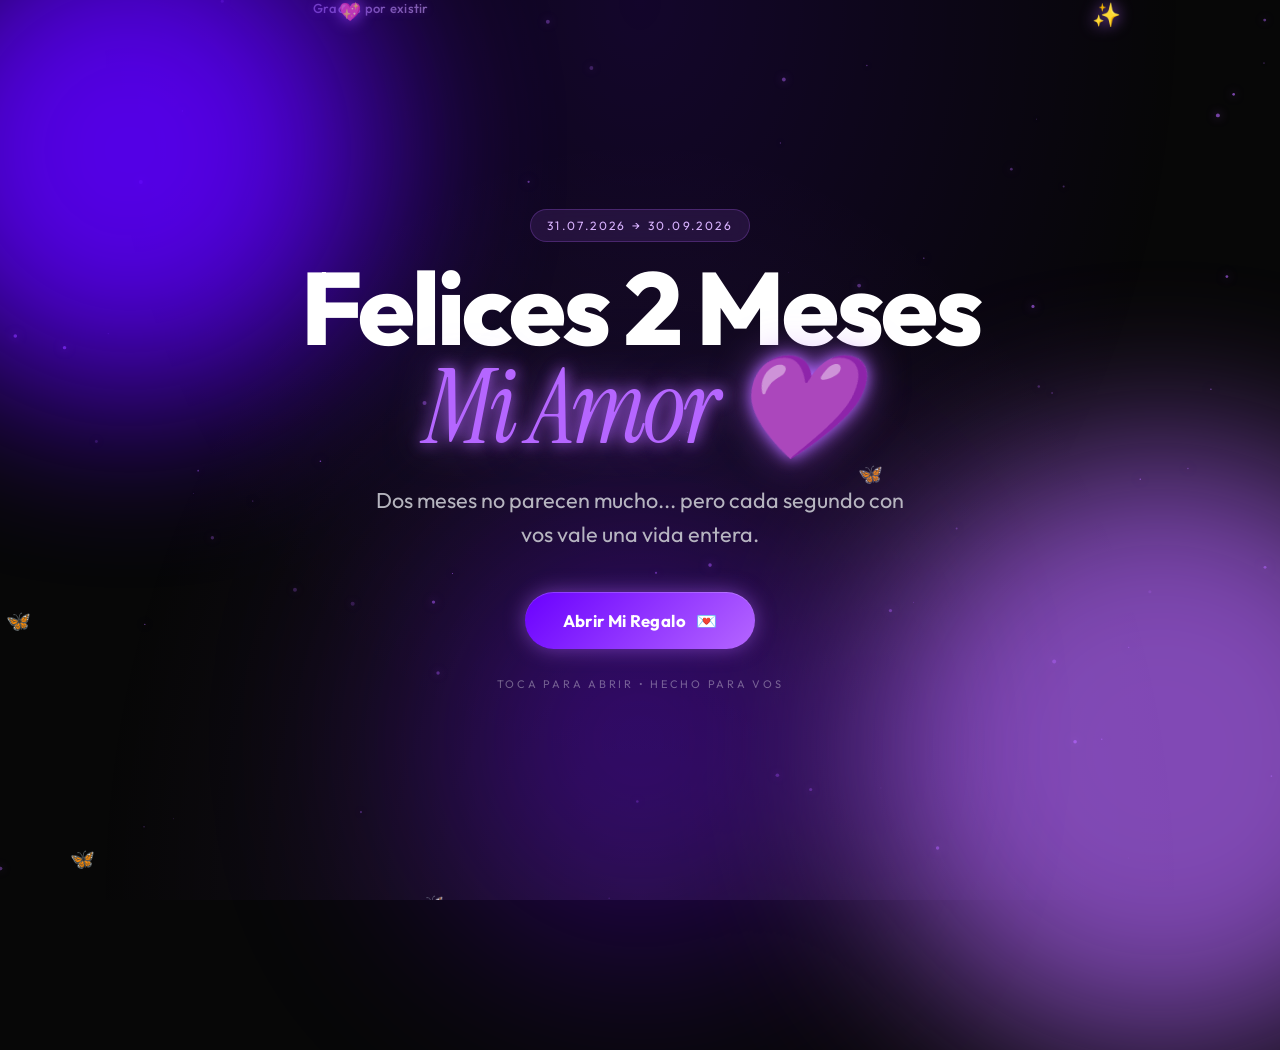
<file: index.html>
<!DOCTYPE html>
<html lang="es">
<head>
<meta charset="UTF-8">
<meta name="viewport" content="width=device-width, initial-scale=1.0">
<link rel="icon" type="image/jpeg" href="nosotros.jpg">
<link rel="apple-touch-icon" href="nosotros.jpg">
<meta property="og:image" content="nosotros.jpg">
<title>Felices 2 Meses 💜</title>
<link rel="stylesheet" href="style.css">
<link href="https://fonts.googleapis.com/css2?family=Outfit:wght@400;700;800&family=Instrument+Serif:ital@0;1&display=swap" rel="stylesheet">
</head>
<body>
<canvas id="particles"></canvas>
<div class="particles"></div>
<div id="floatingQuotes"></div>
<div id="floatingHearts"></div>
<div id="floatingRoses"></div>
<div id="butterflies"></div>

<section class="hero">
    <div class="glow glow1"></div>
    <div class="glow glow2"></div>
    <div class="glow glow3"></div>
    
    <div class="content">
        <div class="badge">31.07.2026 → 30.09.2026</div>
        <h1>
            Felices 2 Meses
            <span>Mi Amor 💜</span>
        </h1>
        <p>
            Dos meses no parecen mucho...
            pero cada segundo con vos vale una vida entera.
        </p>
        <button id="openLetter">
            <span>Abrir Mi Regalo</span> 💌
        </button>
        <div class="hint-scroll">toca para abrir • hecho para vos</div>
    </div>
</section>
<script src="script.js"></script>
</body>
</html>
</file>
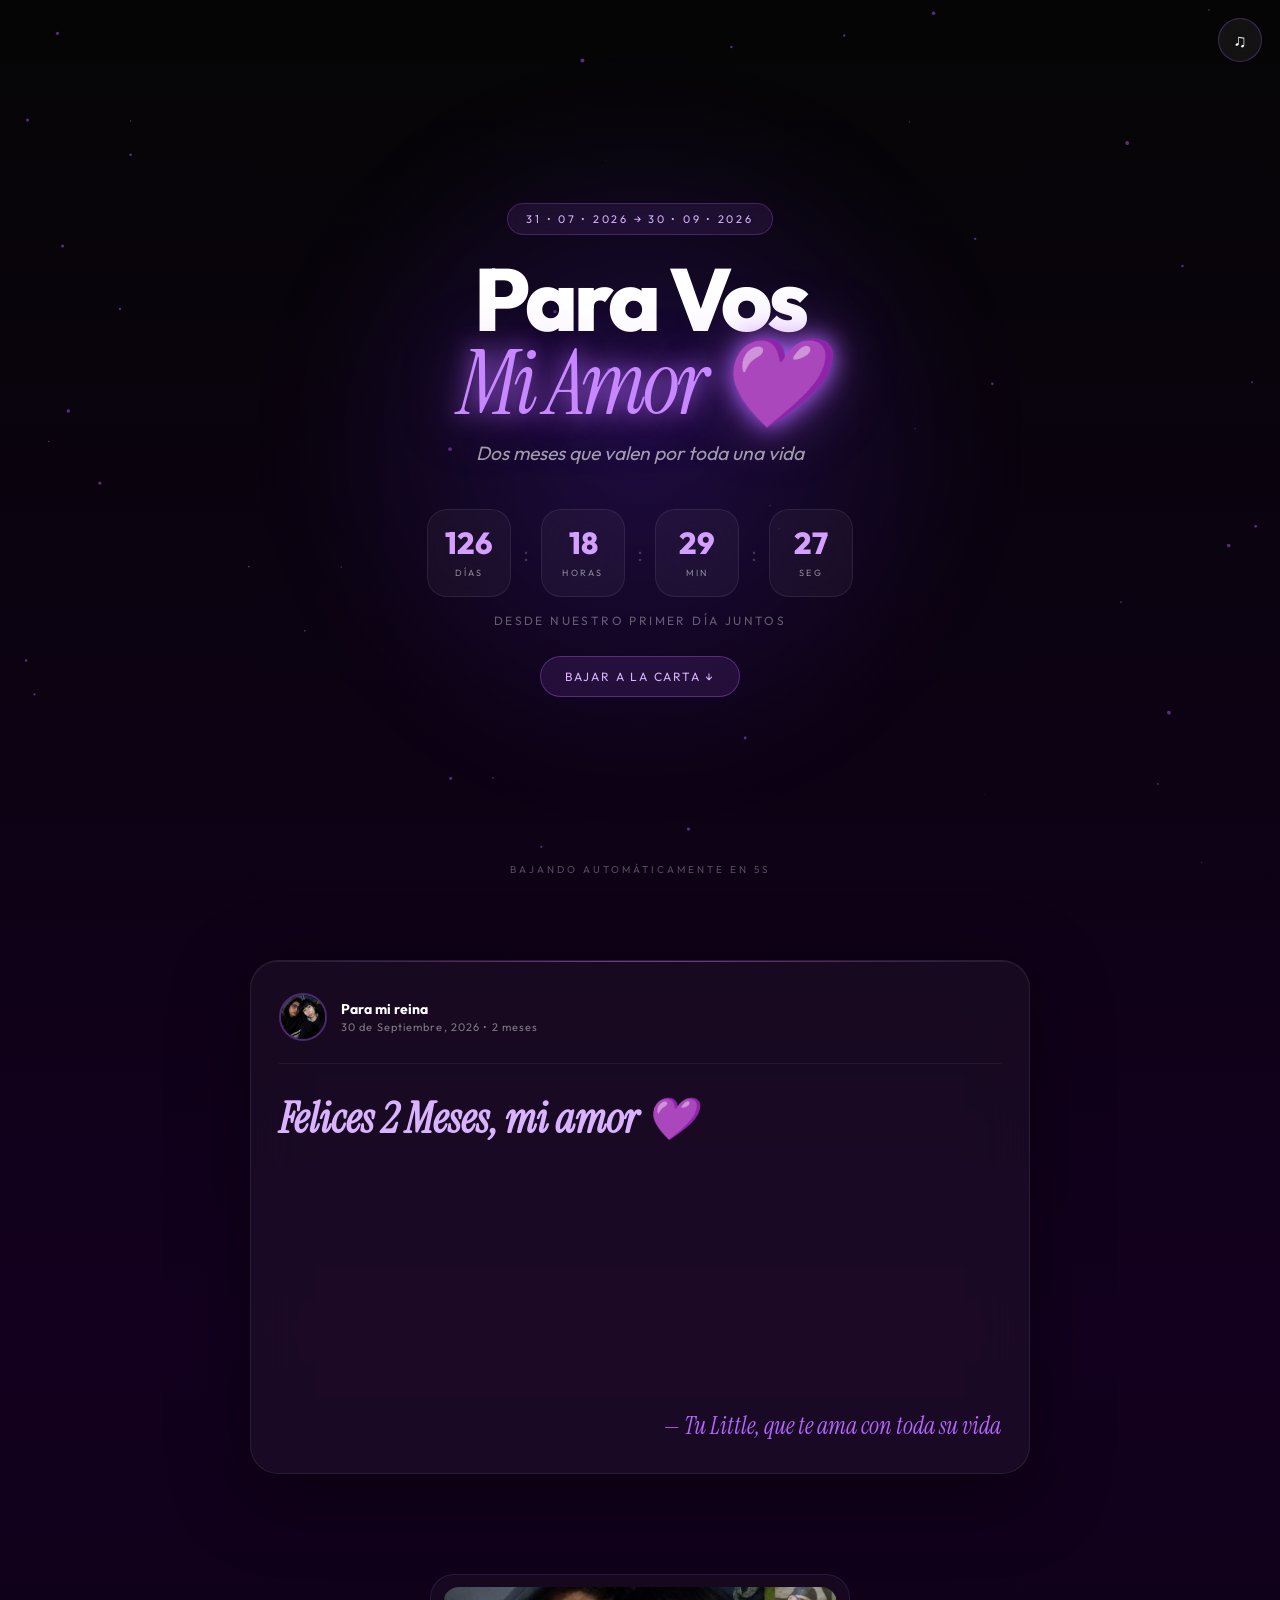
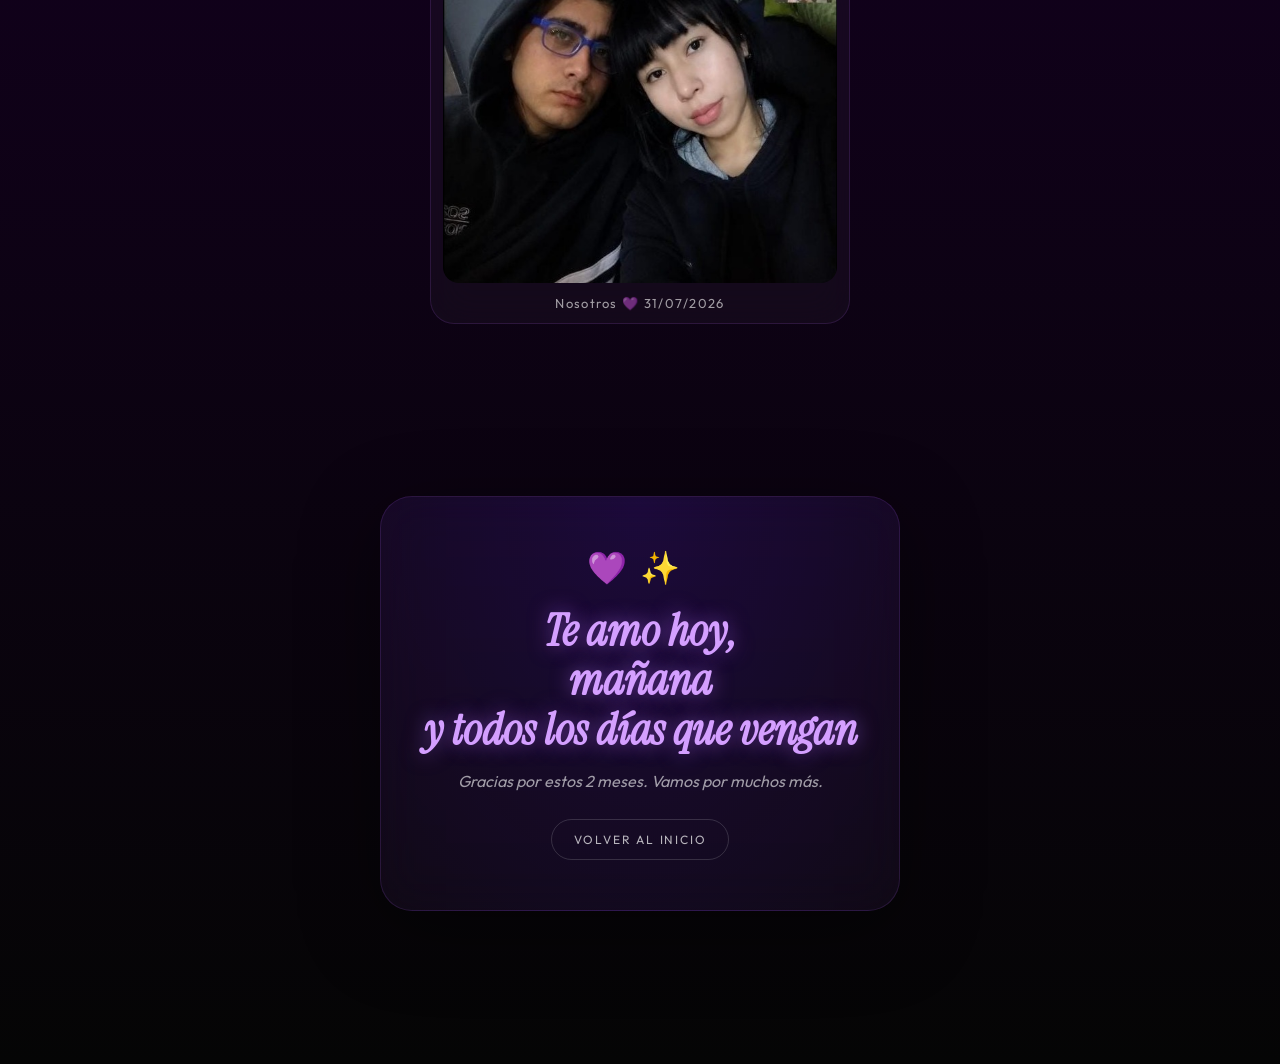
<file: carta.html>
<!DOCTYPE html>
<html lang="es">
<head>
<meta charset="UTF-8">
<meta name="viewport" content="width=device-width, initial-scale=1.0">
<link rel="icon" type="image/jpeg" href="nosotros.jpg">
<link rel="apple-touch-icon" href="nosotros.jpg">
<meta property="og:image" content="nosotros.jpg">
<title>Nuestra Historia 💜</title>
<link rel="stylesheet" href="carta.css">
<link href="https://fonts.googleapis.com/css2?family=Outfit:wght@400;600;800&family=Instrument+Serif:ital@0;1&display=swap" rel="stylesheet">
</head>
<body>
<audio id="music" loop playsinline preload="auto"><source src="cancion.mp3" type="audio/mpeg"><source src="audio/athousandyears.mp3" type="audio/mpeg"></audio>
<button id="musicBtn" class="music-btn" title="Música">♫</button>

<div id="petals"></div>
<canvas id="particles"></canvas>

<section class="hero" id="hero">
    <div class="hero-glow"></div>
    <div class="hero-content" id="heroContent">
        <div class="badge">31 • 07 • 2026 → 30 • 09 • 2026</div>
        <h1>Para Vos<br><span>Mi Amor 💜</span></h1>
        <p class="hero-sub">Dos meses que valen por toda una vida</p>
        
        <div class="contador" id="contador">
            <div class="c-item"><span id="dias">0</span><small>DÍAS</small></div>
            <div class="c-sep">:</div>
            <div class="c-item"><span id="horas">0</span><small>HORAS</small></div>
            <div class="c-sep">:</div>
            <div class="c-item"><span id="minutos">0</span><small>MIN</small></div>
            <div class="c-sep">:</div>
            <div class="c-item"><span id="segundos">0</span><small>SEG</small></div>
        </div>
        <p class="contador-label">Desde nuestro primer día juntos</p>
        <button id="bajarBtn" class="bajar-btn">Bajar a la carta ↓</button>
    </div>
    <div class="scroll-ind" id="scrollInd">bajando automáticamente en 5s</div>
</section>

<section class="letter" id="letterSection">
    <div class="letter-card">
        <div class="letter-header">
            <img src="nosotros.jpg" alt="nosotros" class="letter-avatar">
            <div><strong>Para mi reina</strong><span>30 de Septiembre, 2026 • 2 meses</span></div>
        </div>
        <h2>Felices 2 Meses, mi amor 💜</h2>
        <div id="typing"></div>
        <div class="sign">— Tu Little, que te ama con toda su vida</div>
    </div>
</section>

<section class="single-photo">
    <div class="single-photo-card">
        <img src="nosotros.jpg" alt="Nosotros">
        <p>Nosotros 💜 31/07/2026</p>
    </div>
</section>

<section class="final">
    <div class="final-card">
        <div class="final-hearts">💜✨</div>
        <h2>Te amo hoy,<br>mañana<br>y todos los días que vengan</h2>
        <p>Gracias por estos 2 meses. Vamos por muchos más.</p>
        <a href="index.html" class="btn-ghost">Volver al inicio</a>
    </div>
</section>

<script src="carta.js"></script>
</body>
</html>
</file>
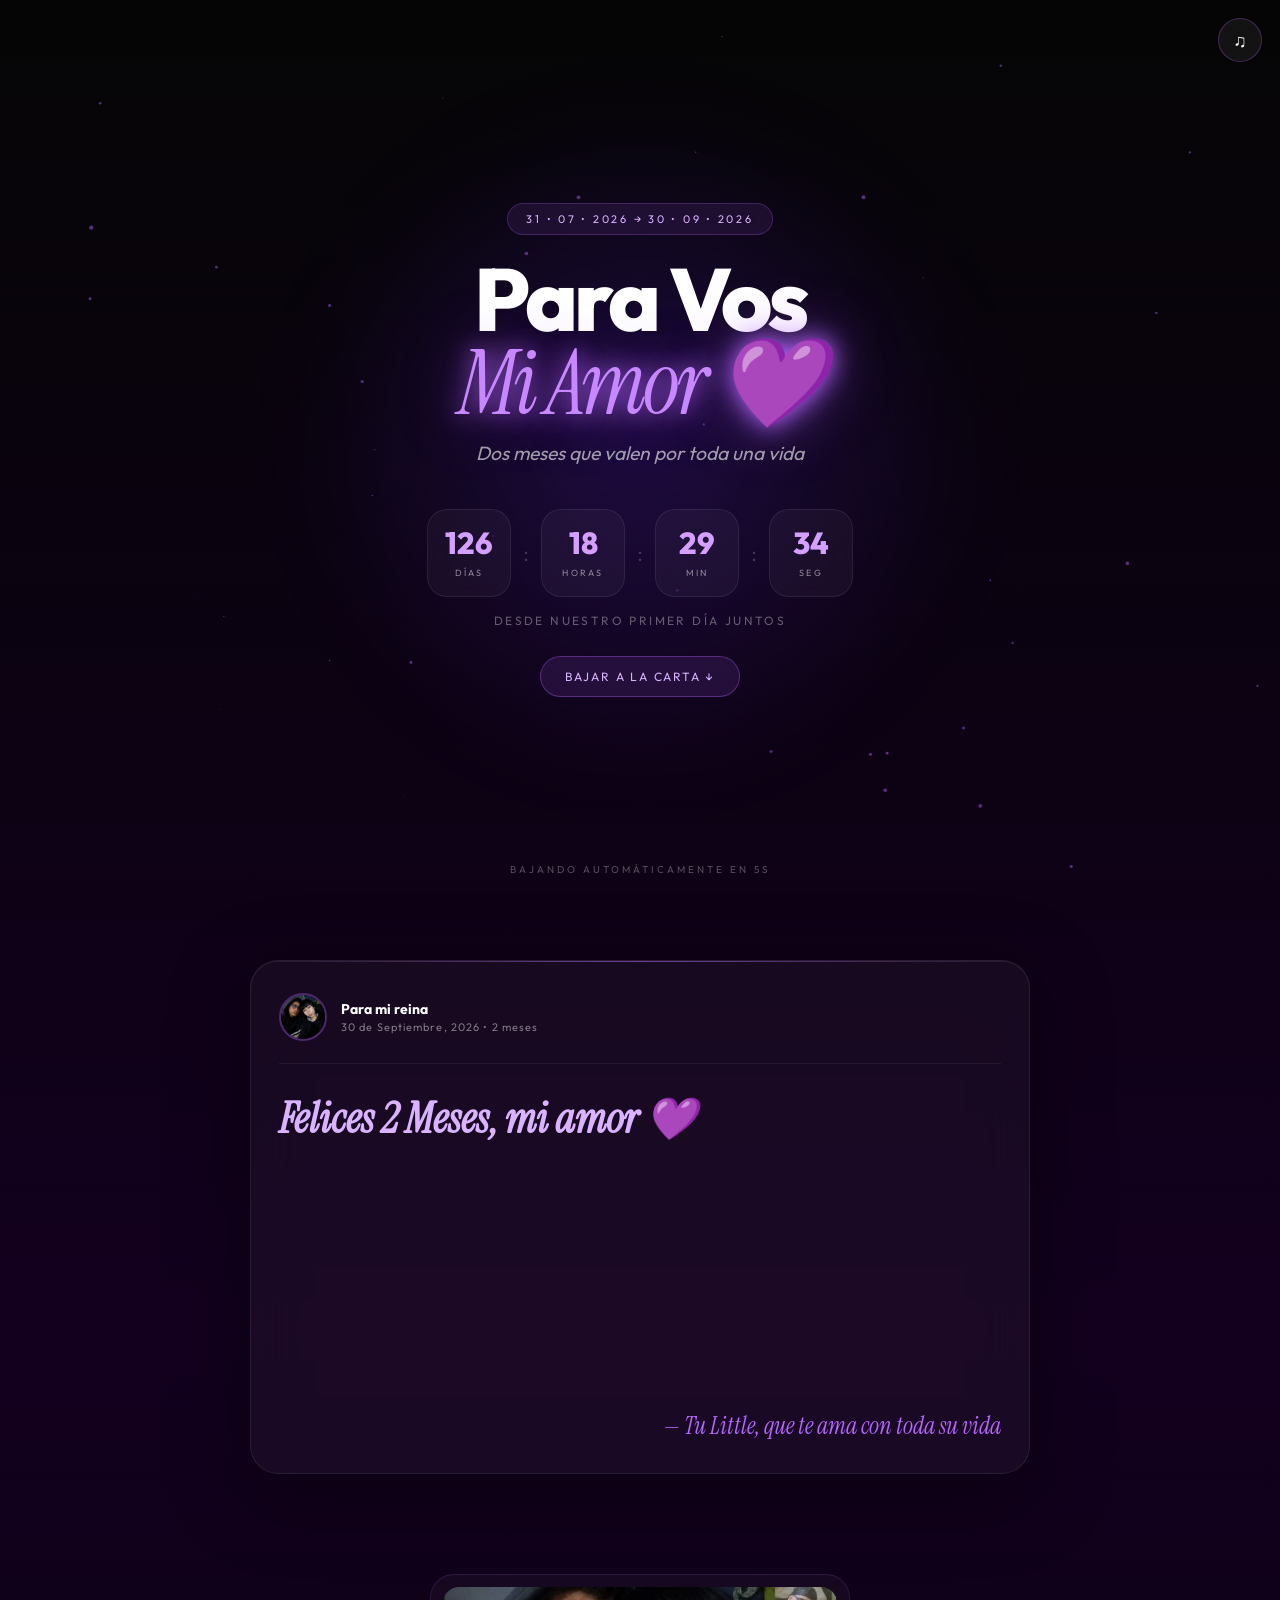
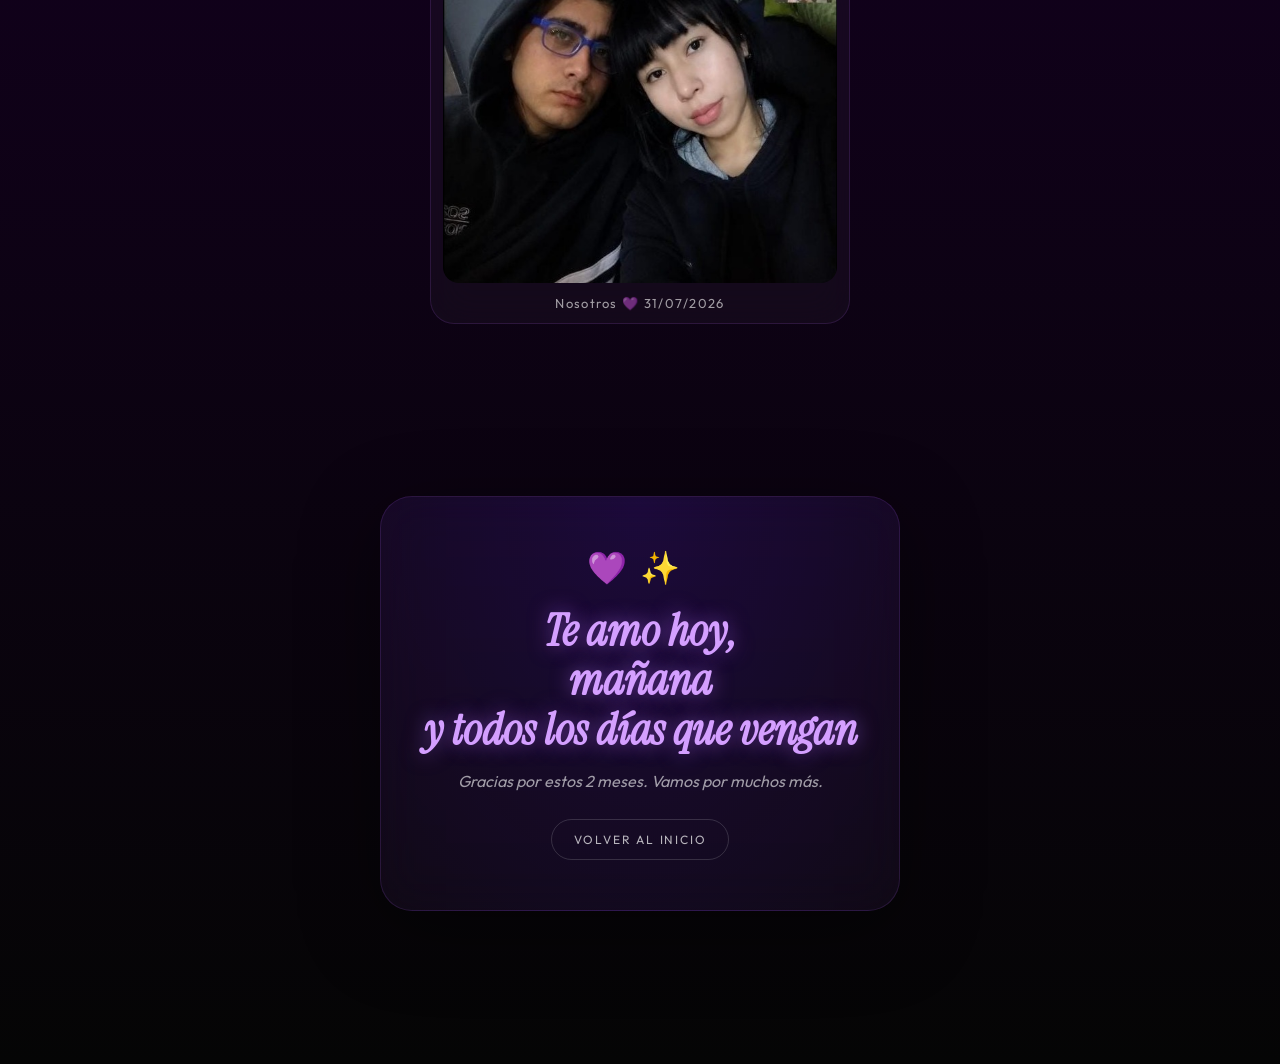
<file: carta_2.html>
<!DOCTYPE html>
<html lang="es">
<head>
<meta charset="UTF-8">
<meta name="viewport" content="width=device-width, initial-scale=1.0">
<title>Nuestra Historia 💜</title>
<link rel="stylesheet" href="carta.css">
<link href="https://fonts.googleapis.com/css2?family=Outfit:wght@400;600;800&family=Instrument+Serif:ital@0;1&display=swap" rel="stylesheet">
</head>
<body>
<audio id="music" loop preload="auto"><source src="cancion.mp3" type="audio/mpeg"><source src="audio/athousandyears.mp3" type="audio/mpeg"></audio>
<button id="musicBtn" class="music-btn" title="Música">♫</button>

<div id="petals"></div>
<canvas id="particles"></canvas>

<section class="hero" id="hero">
    <div class="hero-glow"></div>
    <div class="hero-content" id="heroContent">
        <div class="badge">31 • 07 • 2026 → 30 • 09 • 2026</div>
        <h1>Para Vos<br><span>Mi Amor 💜</span></h1>
        <p class="hero-sub">Dos meses que valen por toda una vida</p>
        
        <div class="contador" id="contador">
            <div class="c-item"><span id="dias">0</span><small>DÍAS</small></div>
            <div class="c-sep">:</div>
            <div class="c-item"><span id="horas">0</span><small>HORAS</small></div>
            <div class="c-sep">:</div>
            <div class="c-item"><span id="minutos">0</span><small>MIN</small></div>
            <div class="c-sep">:</div>
            <div class="c-item"><span id="segundos">0</span><small>SEG</small></div>
        </div>
        <p class="contador-label">Desde nuestro primer día juntos</p>
        <button id="bajarBtn" class="bajar-btn">Bajar a la carta ↓</button>
    </div>
    <div class="scroll-ind" id="scrollInd">bajando automáticamente en 5s</div>
</section>

<section class="letter" id="letterSection">
    <div class="letter-card">
        <div class="letter-header">
            <img src="nosotros.jpg" alt="nosotros" class="letter-avatar">
            <div><strong>Para mi reina</strong><span>30 de Septiembre, 2026 • 2 meses</span></div>
        </div>
        <h2>Felices 2 Meses, mi amor 💜</h2>
        <div id="typing"></div>
        <div class="sign">— Tu Little, que te ama con toda su vida</div>
    </div>
</section>

<section class="single-photo">
    <div class="single-photo-card">
        <img src="nosotros.jpg" alt="Nosotros">
        <p>Nosotros 💜 31/07/2026</p>
    </div>
</section>

<section class="final">
    <div class="final-card">
        <div class="final-hearts">💜✨</div>
        <h2>Te amo hoy,<br>mañana<br>y todos los días que vengan</h2>
        <p>Gracias por estos 2 meses. Vamos por muchos más.</p>
        <a href="index.html" class="btn-ghost">Volver al inicio</a>
    </div>
</section>

<script src="carta.js"></script>
</body>
</html>
</file>
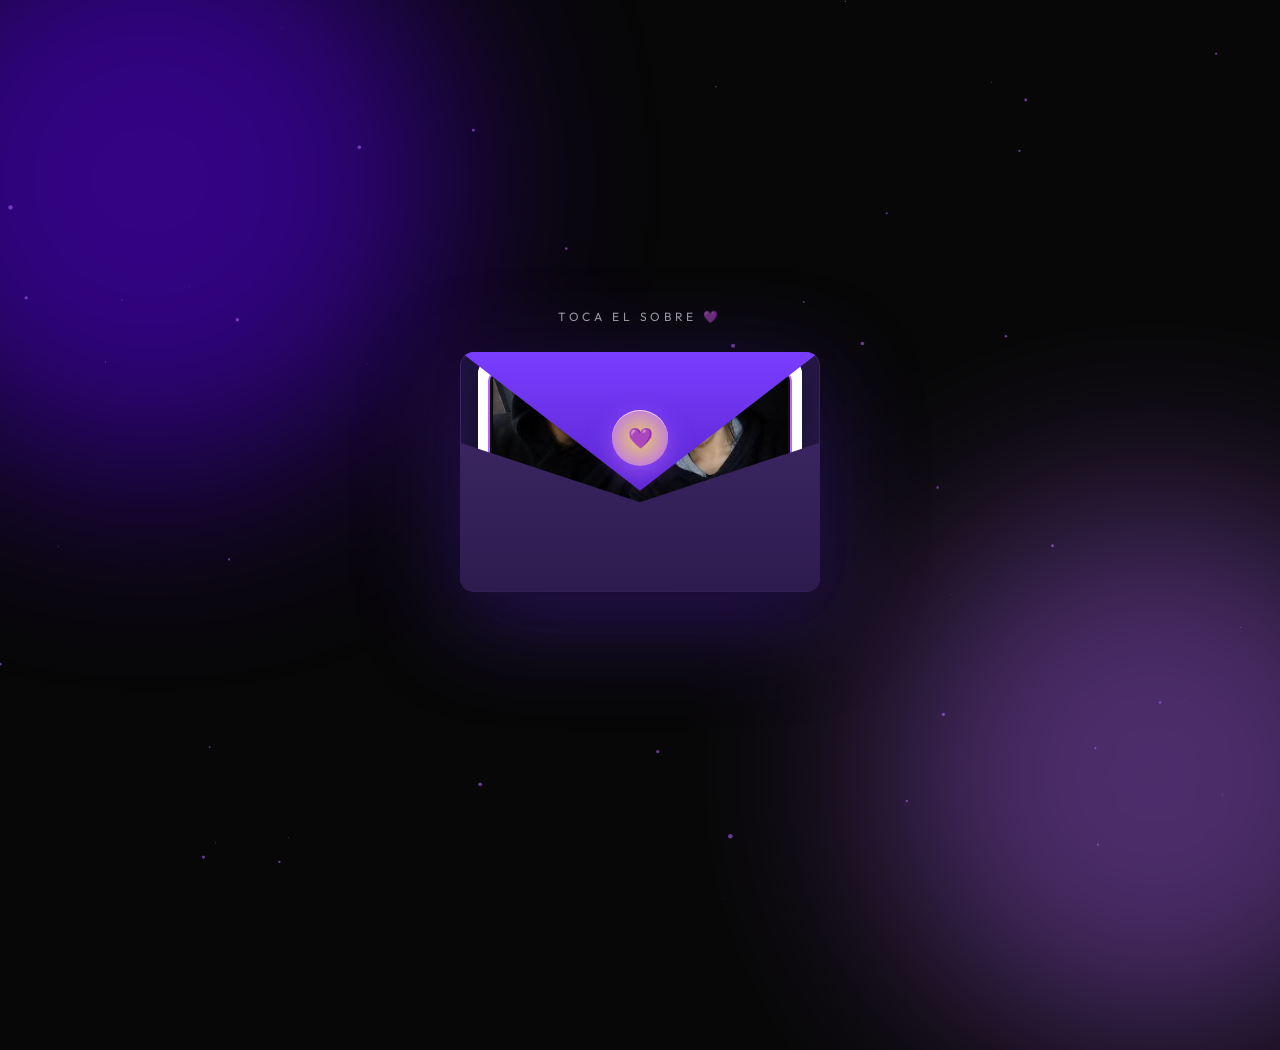
<file: sobre.html>
<!DOCTYPE html>
<html lang="es">
<head>
<meta charset="UTF-8">
<meta name="viewport" content="width=device-width, initial-scale=1.0">
<link rel="icon" type="image/jpeg" href="nosotros.jpg">
<link rel="apple-touch-icon" href="nosotros.jpg">
<meta property="og:image" content="nosotros.jpg">
<title>Para Vos 💜</title>
<link rel="stylesheet" href="sobre.css">
<link href="https://fonts.googleapis.com/css2?family=Outfit:wght@600;800&display=swap" rel="stylesheet">
</head>
<body>
<canvas id="particles"></canvas>
<div class="glow glow1"></div>
<div class="glow glow2"></div>

<div class="container">
    <p class="hint" id="hint">Toca el sobre 💜</p>
    <div class="envelope" id="envelope">
        <div class="envelope-back"></div>
        <div class="letter" id="letter">
            <div class="photo-wrap">
                <img src="nosotros.jpg" >
            </div>
            <button id="showLetter">Leer Carta 💌</button>
        </div>
        <div class="flap" id="flap"></div>
        <div class="front"></div>
        <div class="seal" id="seal">💜</div>
    </div>
</div>
<script src="sobre.js"></script>
</body>
</html>
</file>
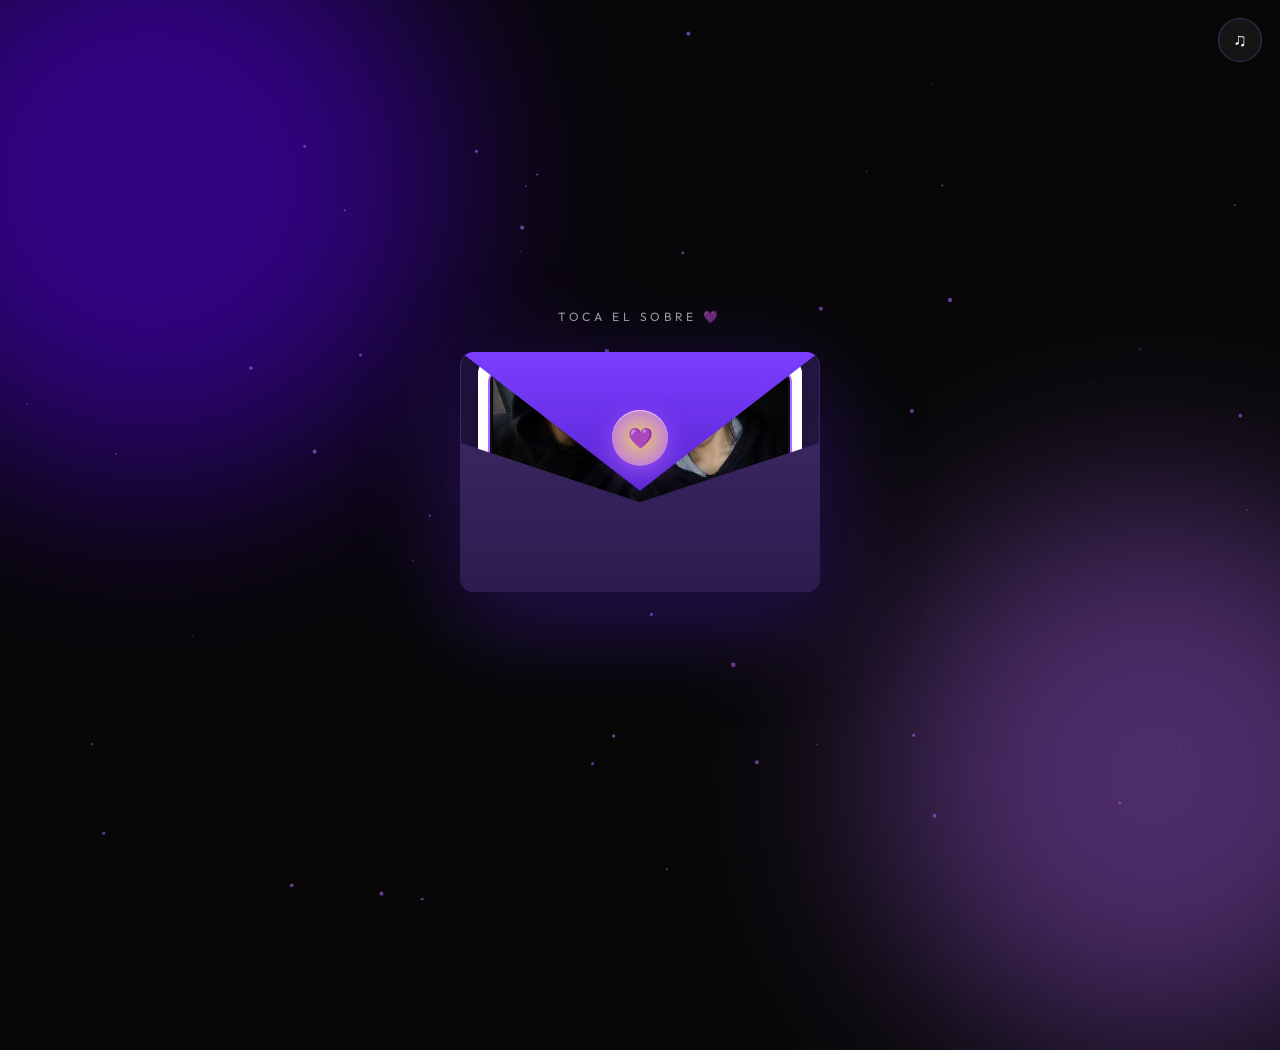
<file: sobre_1.html>
<!DOCTYPE html>
<html lang="es">
<head>
<meta charset="UTF-8">
<meta name="viewport" content="width=device-width, initial-scale=1.0">
<title>Para Vos 💜</title>
<link rel="stylesheet" href="sobre.css">
<link href="https://fonts.googleapis.com/css2?family=Outfit:wght@600;800&display=swap" rel="stylesheet">
<style>.music-btn{position:fixed;top:18px;right:18px;z-index:20;width:44px;height:44px;border-radius:50%;border:1px solid rgba(181,102,255,0.3);background:rgba(255,255,255,0.06);backdrop-filter:blur(12px);color:white;font-size:18px;cursor:pointer}</style></head>
<body>
<audio id="music" loop preload="auto"><source src="cancion.mp3" type="audio/mpeg"><source src="audio/athousandyears.mp3" type="audio/mpeg"></audio>
<button id="musicBtn" class="music-btn">♫</button>
<canvas id="particles"></canvas>
<div class="glow glow1"></div>
<div class="glow glow2"></div>

<div class="container">
    <p class="hint" id="hint">Toca el sobre 💜</p>
    <div class="envelope" id="envelope">
        <div class="envelope-back"></div>
        <div class="letter" id="letter">
            <div class="photo-wrap">
                <img src="nosotros.jpg" alt="Nosotros">
            </div>
            <button id="showLetter">Leer Carta 💌</button>
        </div>
        <div class="flap" id="flap"></div>
        <div class="front"></div>
        <div class="seal" id="seal">💜</div>
    </div>
</div>
<script src="sobre.js"></script>
</body>
</html>
</file>
<file: style.css>
*{
    margin:0;padding:0;box-sizing:border-box;
    font-family:'Outfit', 'Segoe UI', sans-serif;
}
body{
    background:#070707;
    overflow-x:hidden;
    min-height:100vh;
    position:relative;
}
#particles{position:fixed;inset:0;z-index:1;pointer-events:none}
.particles{position:fixed;inset:0;z-index:0;pointer-events:none;background:radial-gradient(ellipse at top, rgba(93,0,255,0.15), transparent 60%), radial-gradient(ellipse at bottom, rgba(181,102,255,0.12), transparent 60%)}

.hero{
    width:100%;min-height:100vh;
    display:flex;justify-content:center;align-items:center;
    position:relative;z-index:5;
    padding:20px;
}
.content{
    text-align:center;z-index:10;padding:20px;
    max-width:800px;width:100%;
    animation:fadeUp 1.2s ease;
}
.badge{
    display:inline-block;margin-bottom:20px;
    padding:8px 16px;border-radius:999px;
    background:rgba(181,102,255,0.12);border:1px solid rgba(181,102,255,0.25);
    color:#d9b3ff;font-size:12px;letter-spacing:0.2em;text-transform:uppercase;
    backdrop-filter:blur(10px);
}
h1{
    color:white;font-size:clamp(2.8rem,8vw,6.5rem);font-weight:800;line-height:0.9;
    letter-spacing:-0.03em;
}
h1 span{
    display:block;color:#b566ff;
    font-family:'Instrument Serif', serif;font-style:italic;font-weight:400;
    text-shadow:0 0 15px #b566ff, 0 0 40px rgba(181,102,255,0.6);
    animation:glowPulse 3s ease-in-out infinite;
    margin-top:8px;
}
@keyframes glowPulse{0%,100%{text-shadow:0 0 15px #b566ff, 0 0 40px rgba(181,102,255,0.6)}50%{text-shadow:0 0 25px #b566ff, 0 0 70px rgba(181,102,255,0.9)}}

p{
    margin:28px auto 0;color:#c8c8d0;font-size:clamp(1.05rem,2.2vw,1.35rem);
    max-width:560px;line-height:1.6;font-weight:400;
    opacity:0.9;
}
button{
    margin-top:40px;border:none;padding:18px 38px;font-size:1.05rem;font-weight:700;
    color:white;cursor:pointer;border-radius:50px;
    background:linear-gradient(135deg,#6a00ff,#b566ff);
    transition:.4s cubic-bezier(.16,1,.3,1);
    box-shadow:0 0 20px rgba(181,102,255,.5), inset 0 1px 0 rgba(255,255,255,0.2);
    position:relative;overflow:hidden;letter-spacing:0.02em;
    display:inline-flex;align-items:center;gap:10px;
}
button::before{content:'';position:absolute;inset:0;background:linear-gradient(90deg,transparent,rgba(255,255,255,0.2),transparent);transform:translateX(-100%);transition:.6s}
button:hover::before{transform:translateX(100%)}
button:hover{transform:translateY(-4px) scale(1.03);box-shadow:0 10px 30px rgba(181,102,255,.7), 0 0 40px rgba(106,0,255,.4)}
button:active{transform:translateY(-1px) scale(0.98)}
.hint-scroll{margin-top:28px;font-size:11px;letter-spacing:0.25em;text-transform:uppercase;color:rgba(255,255,255,0.35);animation:blink 2s infinite}

.glow{position:absolute;border-radius:50%;filter:blur(90px);pointer-events:none}
.glow1{width:500px;height:500px;background:#5d00ff;left:-120px;top:-100px;animation:float 9s infinite ease-in-out;opacity:0.9}
.glow2{width:600px;height:600px;background:#b566ff;right:-180px;bottom:-150px;animation:float 11s infinite ease-in-out reverse;opacity:0.7}
.glow3{width:400px;height:400px;background:#6a00ff;left:50%;top:60%;transform:translateX(-50%);animation:float 13s infinite ease-in-out;opacity:0.4;filter:blur(120px)}

@keyframes float{0%,100%{transform:translate(0,0) scale(1)}33%{transform:translate(30px,-30px) scale(1.05)}66%{transform:translate(-20px,20px) scale(0.95)}}
@keyframes fadeUp{from{opacity:0;transform:translateY(40px)}to{opacity:1;transform:translateY(0)}}
@keyframes blink{0%,100%{opacity:0.35}50%{opacity:0.15}}

#floatingQuotes,#floatingHearts,#floatingRoses,#butterflies{position:fixed;inset:0;overflow:hidden;pointer-events:none;z-index:2}
.quote{position:absolute;color:#d9b3ff;opacity:.6;font-size:13px;letter-spacing:0.02em;font-weight:500;animation:floatQuote linear infinite;white-space:nowrap;text-shadow:0 0 10px rgba(181,102,255,0.5)}
.heart{position:absolute;color:#b566ff;font-size:20px;animation:floatHeart linear infinite;filter:drop-shadow(0 0 8px #b566ff)}
.rose{position:absolute;font-size:26px;animation:floatRose linear infinite;filter:drop-shadow(0 0 10px rgba(181,102,255,0.5))}
.butterfly{position:absolute;font-size:20px;animation:butterflyFly 12s infinite ease-in-out}

@keyframes floatQuote{from{transform:translateY(100vh);opacity:0}10%{opacity:.7}90%{opacity:.7}to{transform:translateY(-100px);opacity:0}}
@keyframes floatHeart{from{transform:translateY(100vh) rotate(0deg) scale(0.8);opacity:0}10%{opacity:.9}90%{opacity:.9}to{transform:translateY(-100px) rotate(360deg) scale(1.2);opacity:0}}
@keyframes floatRose{from{transform:translateY(110vh) rotate(0deg)}to{transform:translateY(-100px) rotate(180deg)}}
@keyframes butterflyFly{0%{transform:translate(0,0)}25%{transform:translate(100px,-60px)}50%{transform:translate(200px,30px)}75%{transform:translate(80px,-90px)}100%{transform:translate(0,0)}}

/* Mobile optimizado */
@media(max-width:768px){
    .glow1{width:320px;height:320px;left:-80px;top:-60px;filter:blur(70px)}
    .glow2{width:380px;height:380px;right:-100px;bottom:-80px;filter:blur(70px)}
    button{padding:16px 32px;font-size:1rem;width:90%;justify-content:center;max-width:300px}
    p{padding:0 10px}
}
</file>
<file: carta.css>
*{margin:0;padding:0;box-sizing:border-box;font-family:'Outfit', sans-serif}
:root{--purple:#b566ff;--deep:#6a00ff}
body{background:linear-gradient(180deg,#050505 0%,#13001f 50%,#050505 100%);color:white;overflow-x:hidden;position:relative}
#particles{position:fixed;inset:0;z-index:0;pointer-events:none}
.music-btn{position:fixed;top:18px;right:18px;z-index:20;width:44px;height:44px;border-radius:50%;border:1px solid rgba(181,102,255,0.3);background:rgba(255,255,255,0.06);backdrop-filter:blur(12px);color:white;font-size:18px;cursor:pointer;transition:0.3s}
.music-btn:hover{background:rgba(181,102,255,0.2)}
.music-btn.playing{background:linear-gradient(135deg,#6a00ff,#b566ff);border-color:transparent}

.hero{min-height:100vh;min-height:100dvh;display:flex;flex-direction:column;justify-content:center;align-items:center;text-align:center;padding:40px 20px;position:relative;z-index:2;transition:0.8s ease}
.hero.fade-out{opacity:0;transform:translateY(-30px);pointer-events:none}
.hero-glow{position:absolute;width:700px;height:700px;background:radial-gradient(circle,rgba(107,44,255,0.22),transparent 70%);top:10%;left:50%;transform:translateX(-50%);filter:blur(40px);pointer-events:none}
.hero-content{max-width:900px;width:100%;position:relative;z-index:2}
.badge{display:inline-block;padding:8px 18px;border-radius:999px;background:rgba(181,102,255,0.1);border:1px solid rgba(181,102,255,0.25);color:#d9b3ff;font-size:11px;letter-spacing:0.25em;margin-bottom:24px;backdrop-filter:blur(10px)}
.hero h1{font-size:clamp(3rem,9vw,5.5rem);font-weight:800;line-height:0.9;letter-spacing:-0.04em}
.hero h1 span{font-family:'Instrument Serif', serif;font-style:italic;font-weight:400;color:#c788ff;text-shadow:0 0 25px #b566ff, 0 0 60px rgba(181,102,255,0.5);display:block;margin-top:6px}
.hero-sub{margin-top:18px;color:rgba(255,255,255,0.6);font-size:clamp(1rem,2vw,1.2rem);font-style:italic}
.contador{display:flex;gap:12px;margin-top:44px;flex-wrap:wrap;justify-content:center;align-items:center}
.c-item{background:rgba(255,255,255,0.04);border:1px solid rgba(255,255,255,0.08);padding:18px 14px;border-radius:20px;backdrop-filter:blur(20px);min-width:84px;display:flex;flex-direction:column;align-items:center;transition:0.3s}
.c-item span{font-size:1.9rem;font-weight:800;color:#d49fff;line-height:1}
.c-item small{font-size:9px;letter-spacing:0.25em;color:rgba(255,255,255,0.5);margin-top:8px}
.c-sep{color:rgba(255,255,255,0.2);font-size:1.4rem;font-weight:300}
.contador-label{margin-top:16px;font-size:12px;letter-spacing:0.2em;text-transform:uppercase;color:rgba(255,255,255,0.35)}
.bajar-btn{margin-top:28px;border:1px solid rgba(181,102,255,0.35);background:rgba(181,102,255,0.12);color:#d9b3ff;padding:12px 24px;border-radius:999px;font-size:12px;letter-spacing:0.15em;text-transform:uppercase;cursor:pointer;backdrop-filter:blur(10px);transition:0.3s}
.bajar-btn:hover{background:rgba(181,102,255,0.22);transform:translateY(-2px)}
.scroll-ind{position:absolute;bottom:24px;left:50%;transform:translateX(-50%);font-size:10px;letter-spacing:0.3em;text-transform:uppercase;color:rgba(255,255,255,0.3);animation:blink 2s infinite}
@keyframes blink{0%,100%{opacity:0.35}50%{opacity:0.15}}

.letter{max-width:820px;margin:0 auto;padding:60px 20px;position:relative;z-index:2}
.letter-card{background:rgba(255,255,255,0.035);border:1px solid rgba(255,255,255,0.08);backdrop-filter:blur(24px);border-radius:28px;padding:32px 28px;box-shadow:0 20px 80px rgba(0,0,0,0.4), inset 0 1px 0 rgba(255,255,255,0.05);position:relative;overflow:hidden}
.letter-card::before{content:'';position:absolute;top:0;left:0;right:0;height:1px;background:linear-gradient(90deg,transparent,rgba(181,102,255,0.5),transparent)}
.letter-header{display:flex;align-items:center;gap:14px;padding-bottom:22px;border-bottom:1px solid rgba(255,255,255,0.06);margin-bottom:28px}
.letter-avatar{width:48px;height:48px;border-radius:50%;object-fit:cover;border:2px solid rgba(181,102,255,0.35)}
.letter-header div{display:flex;flex-direction:column}
.letter-header strong{font-size:14px;color:white}
.letter-header span{font-size:11px;color:rgba(255,255,255,0.45);letter-spacing:0.1em;margin-top:2px}
.letter h2{text-align:left;font-size:clamp(1.8rem,4vw,2.6rem);margin-bottom:24px;font-family:'Instrument Serif', serif;font-style:italic;color:#d9b3ff}
#typing{font-size:1.08rem;line-height:1.95;color:#e8d8ff;white-space:pre-wrap;min-height:200px;word-break:break-word}
#typing .cursor{display:inline-block;width:2px;height:1.2em;background:#b566ff;animation:blinkCursor 1s infinite;vertical-align:middle;margin-left:2px}
@keyframes blinkCursor{0%,50%{opacity:1}51%,100%{opacity:0}}
.sign{margin-top:40px;text-align:right;font-family:'Instrument Serif', serif;font-style:italic;font-size:1.5rem;color:#b566ff}

.single-photo{padding:40px 20px 20px;display:flex;justify-content:center;position:relative;z-index:2}
.single-photo-card{max-width:420px;width:100%;background:rgba(255,255,255,0.03);border:1px solid rgba(181,102,255,0.15);border-radius:24px;padding:12px;backdrop-filter:blur(20px)}
.single-photo-card img{width:100%;aspect-ratio:4/3;object-fit:cover;border-radius:16px;display:block}
.single-photo-card p{text-align:center;margin-top:12px;color:rgba(255,255,255,0.6);font-size:13px;letter-spacing:0.1em}

.final{min-height:80vh;display:flex;justify-content:center;align-items:center;text-align:center;padding:40px 20px;position:relative;z-index:2}
.final-card{background:radial-gradient(ellipse at top, rgba(107,44,255,0.18), rgba(181,102,255,0.06));border:1px solid rgba(181,102,255,0.15);backdrop-filter:blur(24px);border-radius:32px;padding:50px 30px;max-width:520px;width:100%;box-shadow:0 20px 80px rgba(0,0,0,0.4)}
.final-hearts{font-size:2rem;letter-spacing:0.4em;margin-bottom:20px;animation:floatHearts 3s infinite ease-in-out}
@keyframes floatHearts{0%,100%{transform:translateY(0)}50%{transform:translateY(-10px)}}
.final h2{font-size:clamp(1.9rem,5vw,2.8rem);line-height:1.1;color:#d49fff;text-shadow:0 0 20px rgba(181,102,255,0.5);font-family:'Instrument Serif', serif;font-style:italic}
.final p{margin-top:16px;color:rgba(255,255,255,0.6);font-style:italic}
.btn-ghost{display:inline-block;margin-top:28px;border:1px solid rgba(255,255,255,0.15);color:rgba(255,255,255,0.7);background:transparent;padding:12px 22px;border-radius:999px;font-size:12px;letter-spacing:0.15em;text-transform:uppercase;text-decoration:none;transition:0.3s}
.btn-ghost:hover{background:rgba(255,255,255,0.06);color:white}

.petal{position:fixed;top:-50px;font-size:22px;animation:fall linear forwards;z-index:1;pointer-events:none}
@keyframes fall{to{transform:translateY(110vh) rotate(360deg);opacity:0}}

@media(max-width:768px){
    .hero{padding:30px 16px}
    .contador{gap:8px}
    .c-item{min-width:70px;padding:14px 10px;border-radius:16px}
    .c-item span{font-size:1.5rem}
    .letter{padding:30px 14px}
    .letter-card{padding:22px 16px;border-radius:22px}
    .single-photo-card{max-width:92vw}
    .final-card{padding:36px 20px;border-radius:24px}
}
@media(max-width:480px){.c-sep{display:none}.contador{gap:8px}}
</file>
<file: sobre.css>
*{margin:0;padding:0;box-sizing:border-box}
body{
    background:#070707;
    height:100vh;height:100dvh;
    display:flex;justify-content:center;align-items:center;
    overflow:hidden;position:relative;
    font-family:'Outfit', sans-serif;
}
#particles{position:fixed;inset:0;z-index:1;pointer-events:none}
.glow{position:absolute;border-radius:50%;filter:blur(100px);pointer-events:none;z-index:0}
.glow1{width:600px;height:600px;background:#5d00ff;left:-150px;top:-120px;opacity:0.5;animation:float 10s infinite}
.glow2{width:550px;height:550px;background:#b566ff;right:-150px;bottom:-150px;opacity:0.4;animation:float 12s infinite reverse}
@keyframes float{0%,100%{transform:translateY(0)}50%{transform:translateY(-40px)}}

.container{display:flex;flex-direction:column;align-items:center;gap:28px;position:relative;z-index:5;padding:20px;width:100%}
.hint{color:rgba(255,255,255,0.6);font-size:12px;letter-spacing:0.3em;text-transform:uppercase;animation:blink 2s infinite}
@keyframes blink{0%,100%{opacity:0.6}50%{opacity:0.2}}

.envelope{
    width:min(360px, 88vw);height:240px;
    position:relative;cursor:pointer;
    filter:drop-shadow(0 25px 50px rgba(107,44,255,0.35));
    transition:transform 0.4s ease;
}
.envelope:hover{transform:translateY(-3px) scale(1.01)}
.envelope-back{
    position:absolute;inset:0;background:linear-gradient(135deg,#1e1340,#2a1a4a);
    border:1px solid rgba(181,102,255,0.18);border-radius:14px;z-index:1;
}
.flap{
    position:absolute;top:0;left:0;width:100%;height:58%;
    background:linear-gradient(180deg,#7a3eff,#5a25d0);
    clip-path:polygon(0 0,100% 0,50% 100%);
    transform-origin:top;transition:1s cubic-bezier(.16,1,.3,1);
    z-index:4;border-radius:14px 14px 0 0;
}
.front{
    position:absolute;bottom:0;left:0;width:100%;height:62%;
    background:linear-gradient(180deg,#3a2560,#2d1b4e);
    clip-path:polygon(0 0,50% 40%,100% 0,100% 100%,0 100%);
    z-index:3;border-radius:0 0 14px 14px;
}
.letter{
    position:absolute;left:5%;width:90%;height:88%;bottom:8%;
    background:white;border-radius:12px;z-index:2;
    display:flex;flex-direction:column;align-items:center;gap:12px;
    padding:10px;transition:1.1s cubic-bezier(.16,1,.3,1);
    transform:translateY(0);box-shadow:0 10px 40px rgba(0,0,0,0.35);
}
.photo-wrap{width:100%;flex:1;overflow:hidden;border-radius:10px;background:#111;padding:2px;border:2px solid #b566ff}
.photo-wrap img{width:100%;height:100%;object-fit:cover;border-radius:8px;display:block}
.letter button{
    border:none;background:linear-gradient(135deg,#6a00ff,#b566ff);color:white;
    padding:10px 22px;border-radius:999px;font-size:13px;font-weight:800;cursor:pointer;
    box-shadow:0 6px 18px rgba(107,44,255,0.45);letter-spacing:0.05em;transition:0.3s;white-space:nowrap;
}
.letter button:hover{transform:scale(1.05)}
.seal{
    position:absolute;top:36%;left:50%;transform:translate(-50%,-50%);
    width:56px;height:56px;background:radial-gradient(circle,#e8c86a,#b566ff);
    border-radius:50%;display:flex;align-items:center;justify-content:center;font-size:20px;
    z-index:5;box-shadow:0 8px 24px rgba(181,102,255,0.6), inset 0 1px 0 rgba(255,255,255,0.6);
    transition:0.6s cubic-bezier(.16,1,.3,1);
}

/* ESTADO ABIERTO - CORREGIDO */
.envelope.open .flap{transform:rotateX(180deg);z-index:1}
.envelope.open .seal{opacity:0;transform:translate(-50%,-50%) scale(0) rotate(180deg)}
.envelope.open .letter{transform:translateY(-48%);z-index:5}
.envelope.open .front{transform:translateY(2px)}

@media(max-width:480px){
    .envelope{width:92vw;height:210px}
    .envelope.open .letter{transform:translateY(-52%)}
}
</file>
